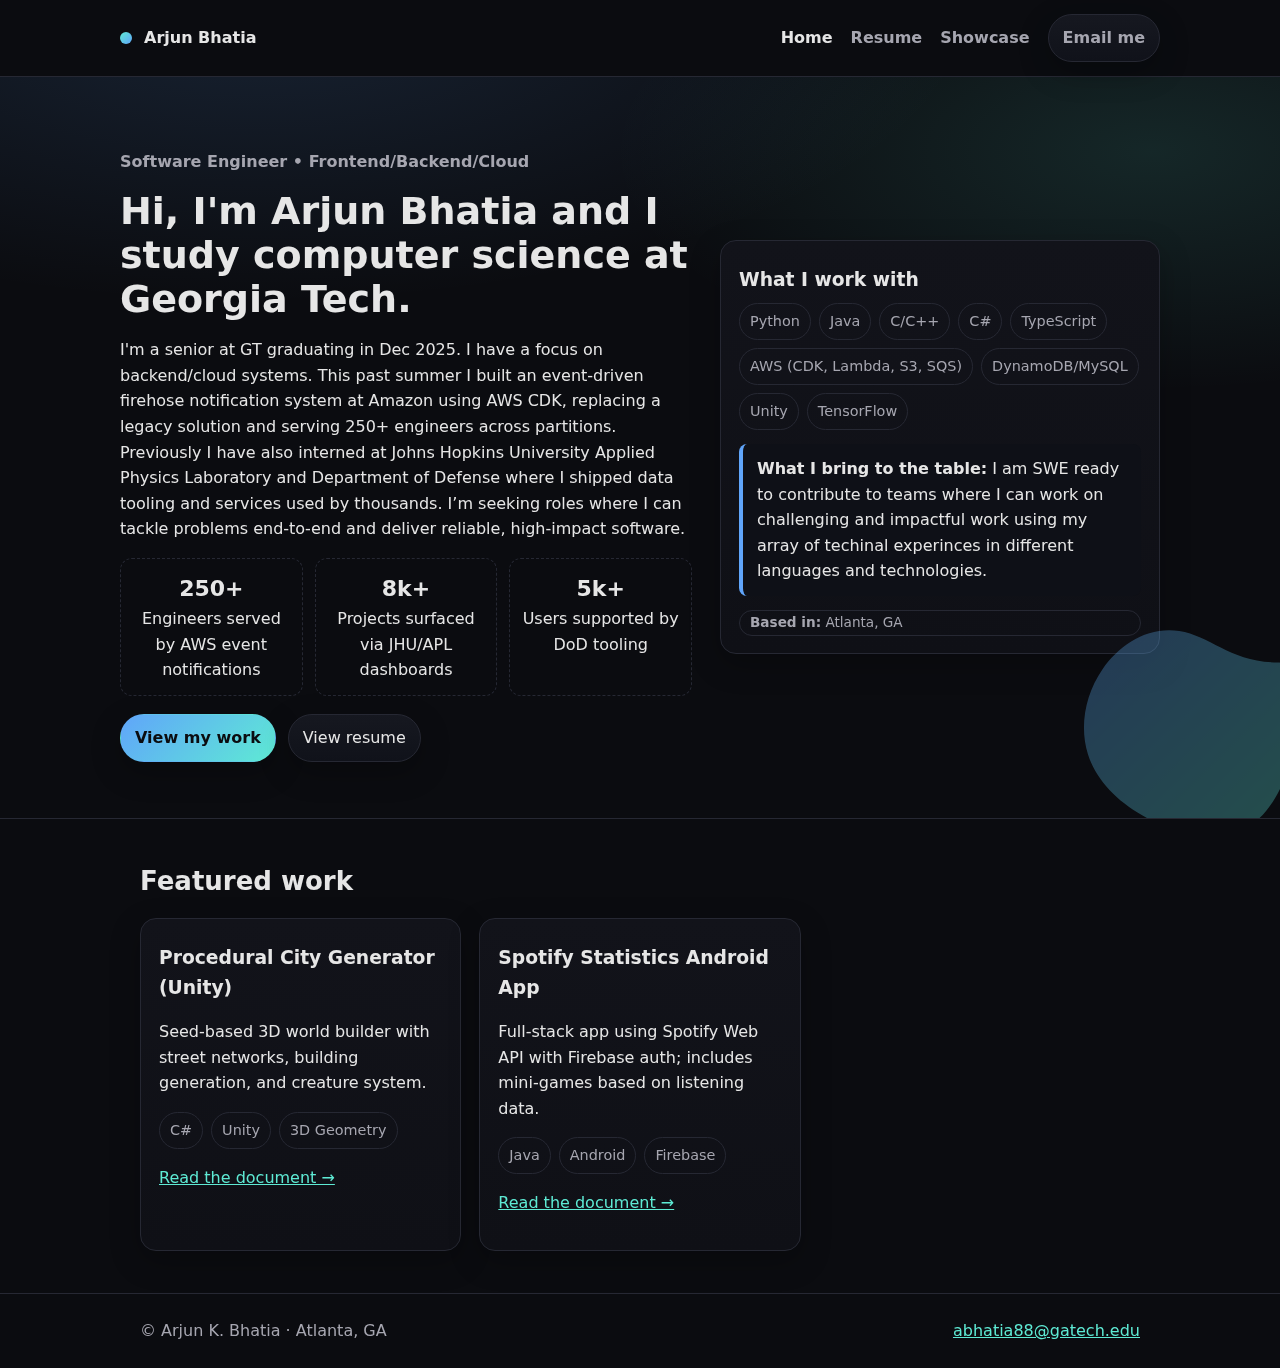
<file: portfolio-site/index.html>
<!DOCTYPE html>
<html lang="en">
<head>
  <meta charset="UTF-8" />
  <meta name="viewport" content="width=device-width, initial-scale=1" />
  <title>Arjun K. Bhatia — Portfolio</title>
  <meta name="description" content="Portfolio website for Arjun K. Bhatia: backend/cloud engineering and robotics/autonomy projects." />
  <link rel="preconnect" href="https://fonts.googleapis.com">
  <link rel="preconnect" href="https://fonts.gstatic.com" crossorigin>
  <link href="https://fonts.googleapis.com/css2?family=Inter:wght@400;600;800&display=swap" rel="stylesheet">
  <link rel="stylesheet" href="style.css" />
</head>
<body>
  <header class="nav">
    <div class="container nav-inner">
      <a class="nav-brand" href="index.html"><span class="dot"></span> Arjun Bhatia</a>
      <nav class="nav-links">
        <a class="active" href="index.html">Home</a>
        <a href="resume.html">Resume</a>
        <a href="projects.html">Showcase</a>
        <a class="btn" href="mailto:abhatia88@gatech.edu">Email me</a>
      </nav>
    </div>
  </header>

  <section class="hero">
    <div class="container hero-inner">
      <div>
        <p class="tagline">Software Engineer • Frontend/Backend/Cloud</p>
        <h1>Hi, I'm Arjun Bhatia and I study computer science at Georgia Tech.</h1>
        <p>I'm a senior at GT graduating in Dec 2025. I have a focus on backend/cloud systems. This past summer I built an event-driven firehose notification system at Amazon using AWS CDK, replacing a legacy solution and serving 250+ engineers across partitions. Previously I have also interned at Johns Hopkins University Applied Physics Laboratory and Department of Defense where I shipped data tooling and services used by thousands. I’m seeking roles where I can tackle problems end‑to‑end and deliver reliable, high‑impact software.</p>
        <div class="kpis">
          <div class="kpi"><div class="n">250+</div><div>Engineers served by AWS event notifications</div></div>
          <div class="kpi"><div class="n">8k+</div><div>Projects surfaced via JHU/APL dashboards</div></div>
          <div class="kpi"><div class="n">5k+</div><div>Users supported by DoD tooling</div></div>
        </div>
        <div style="margin-top:18px;display:flex;gap:12px;flex-wrap:wrap">
          <a class="btn primary" href="projects.html">View my work</a>
          <a class="btn" href="resume.html">View resume</a>
        </div>
      </div>
      <div class="card">
        <h3>What I work with</h3>
        <div class="badges" style="margin-top:8px">
          <span class="badge">Python</span>
          <span class="badge">Java</span>
          <span class="badge">C/C++</span>
          <span class="badge">C#</span>
          <span class="badge">TypeScript</span>
          <span class="badge">AWS (CDK, Lambda, S3, SQS)</span>
          <span class="badge">DynamoDB/MySQL</span>
          <span class="badge">Unity</span>
          <span class="badge">TensorFlow</span>
        </div>
        <blockquote class="tip">
          <strong>What I bring to the table:</strong> I am SWE ready to contribute to teams where I can work on challenging and impactful work using my array of techinal experinces in different languages and technologies. 
        </blockquote>
        <p class="tag"><strong>Based in:</strong> Atlanta, GA</p>
      </div>
    </div>
    <img class="hero-blob" src="assets/blob.svg" alt="" width="420" height="420"/>
  </section>

  <section class="section">
    <div class="container">
      <h2>Featured work</h2>
      <div class="grid cards">
        <article class="card">
          <h3>Procedural City Generator (Unity)</h3>
          <p>Seed‑based 3D world builder with street networks, building generation, and creature system.</p>
          <div class="badges"><span class="badge">C#</span><span class="badge">Unity</span><span class="badge">3D Geometry</span></div>
          <p><a href="docs/procedural-city.html">Read the document →</a></p>
        </article>
        <article class="card">
          <h3>Spotify Statistics Android App</h3>
          <p>Full‑stack app using Spotify Web API with Firebase auth; includes mini‑games based on listening data.</p>
          <div class="badges"><span class="badge">Java</span><span class="badge">Android</span><span class="badge">Firebase</span></div>
          <p><a href="docs/spotify-stats.html">Read the document →</a></p>
        </article>
      </div>
    </div>
  </section>

  <footer>
    <div class="container" style="display:flex;align-items:center;justify-content:space-between;gap:12px;flex-wrap:wrap">
      <div>© Arjun K. Bhatia · Atlanta, GA</div>
      <div class="links">
        <a href="mailto:abhatia88@gatech.edu">abhatia88@gatech.edu</a>
      </div>
    </div>
  </footer>

  <script src="script.js"></script>
</body>
</html>
</file>
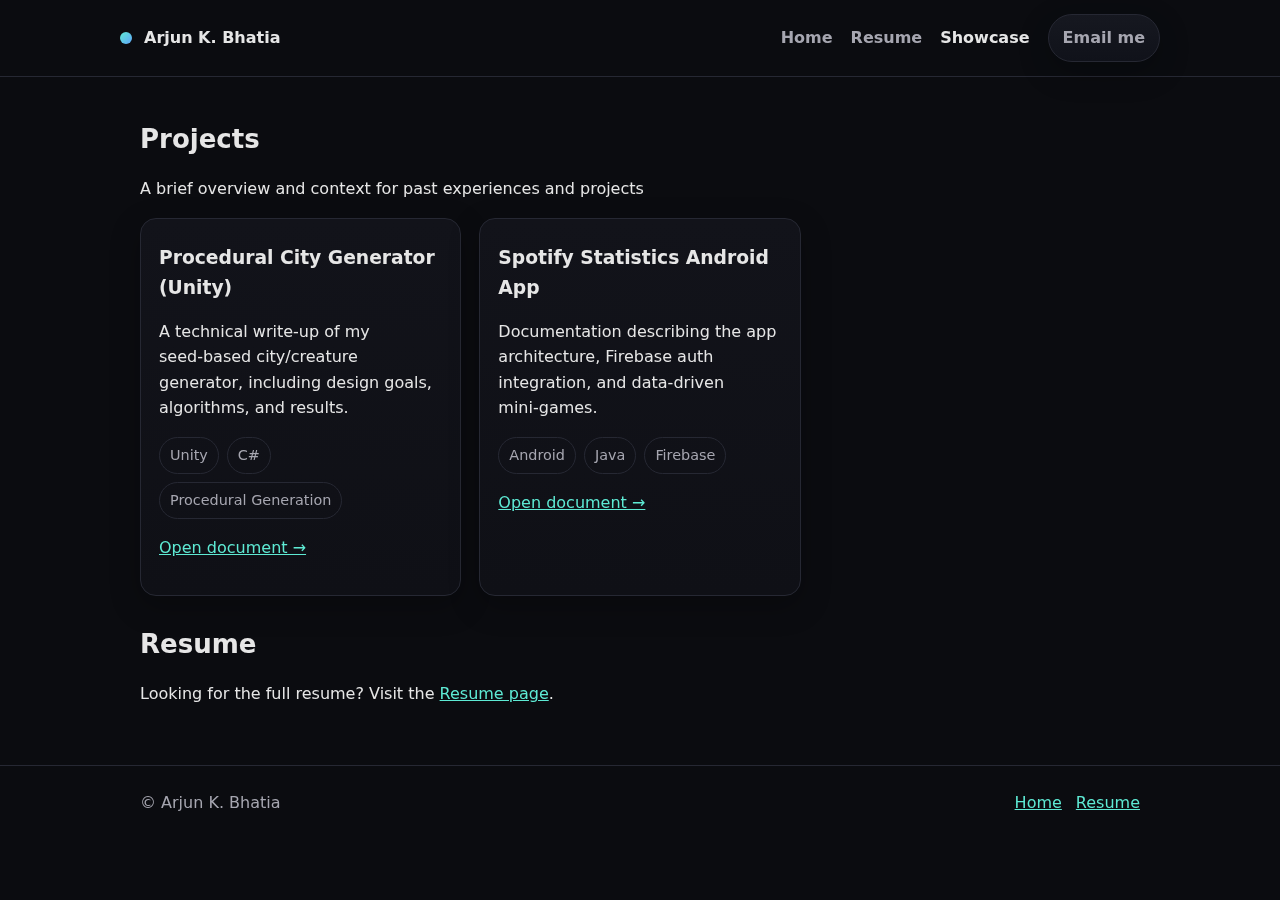
<file: portfolio-site/projects.html>
<!DOCTYPE html>
<html lang="en">
<head>
  <meta charset="UTF-8" />
  <meta name="viewport" content="width=device-width, initial-scale=1" />
  <title>Showcase — Arjun K. Bhatia</title>
  <link href="https://fonts.googleapis.com/css2?family=Inter:wght@400;600;800&display=swap" rel="stylesheet">
  <link rel="stylesheet" href="style.css" />
</head>
<body>
  <header class="nav">
    <div class="container nav-inner">
      <a class="nav-brand" href="index.html"><span class="dot"></span> Arjun K. Bhatia</a>
      <nav class="nav-links">
        <a href="index.html">Home</a>
        <a href="resume.html">Resume</a>
        <a class="active" href="projects.html">Showcase</a>
        <a class="btn" href="mailto:abhatia88@gatech.edu">Email me</a>
      </nav>
    </div>
  </header>

  <main class="section">
    <div class="container">
      <h2>Projects</h2>
      <p>A brief overview and context for past experiences and projects</p>

      <div class="grid cards">
        <article class="card">
          <h3>Procedural City Generator (Unity)</h3>
          <p>A technical write‑up of my seed‑based city/creature generator, including design goals, algorithms, and results.</p>
          <div class="badges"><span class="badge">Unity</span><span class="badge">C#</span><span class="badge">Procedural Generation</span></div>
          <p><a href="docs/procedural-city.html">Open document →</a></p>
        </article>

        <article class="card">
          <h3>Spotify Statistics Android App</h3>
          <p>Documentation describing the app architecture, Firebase auth integration, and data‑driven mini‑games.</p>
          <div class="badges"><span class="badge">Android</span><span class="badge">Java</span><span class="badge">Firebase</span></div>
          <p><a href="docs/spotify-stats.html">Open document →</a></p>
        </article>
      </div>

      <h2 style="margin-top:28px">Resume</h2>
      <p>Looking for the full resume? Visit the <a href="resume.html">Resume page</a>.</p>
    </div>
  </main>

  <footer>
    <div class="container" style="display:flex;align-items:center;justify-content:space-between;gap:12px;flex-wrap:wrap">
      <div>© Arjun K. Bhatia</div>
      <div class="links">
        <a href="index.html">Home</a>
        <a href="resume.html">Resume</a>
      </div>
    </div>
  </footer>
</body>
</html>
</file>
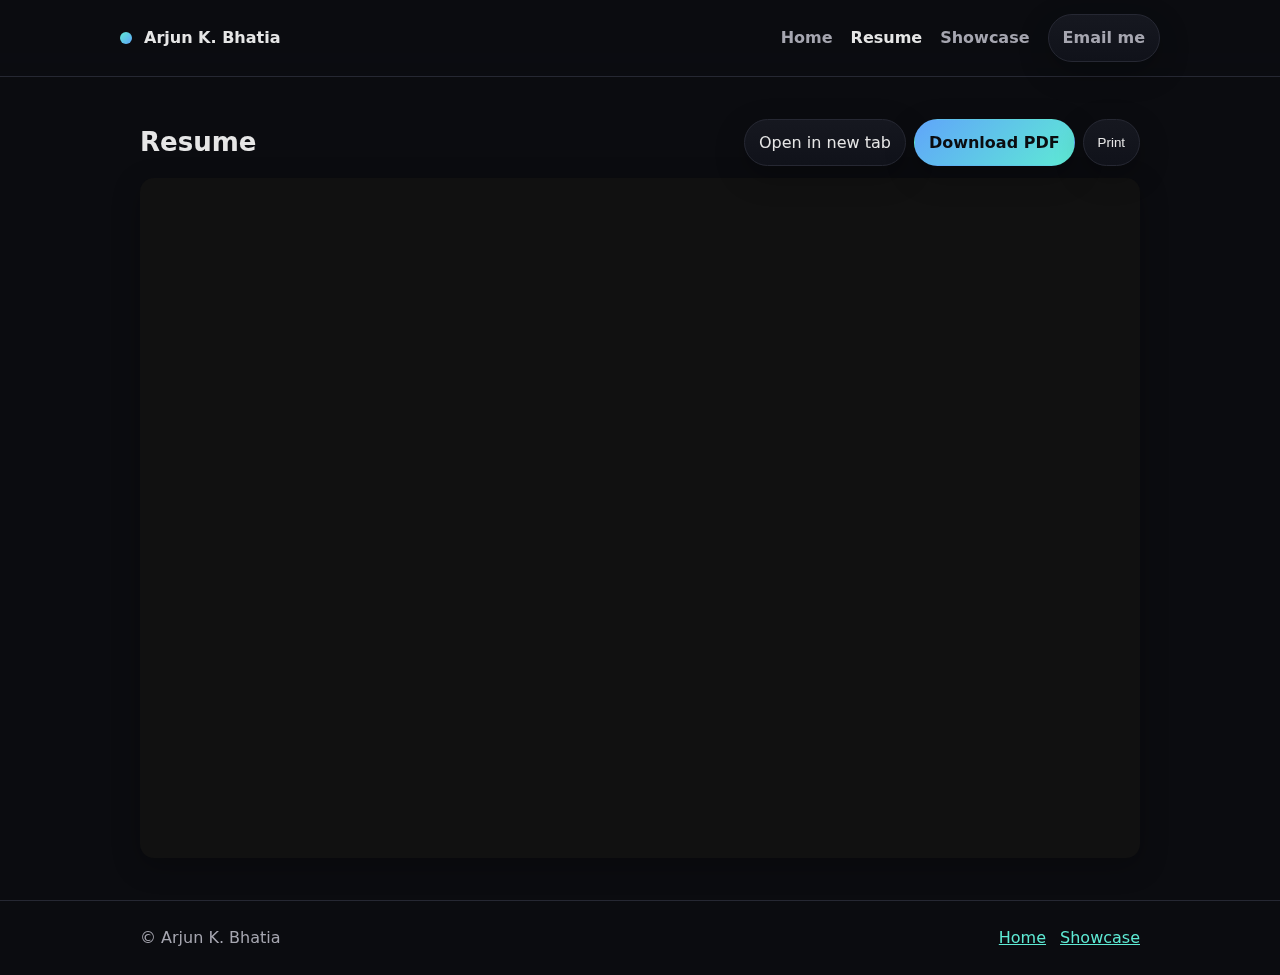
<file: portfolio-site/resume.html>
<!DOCTYPE html>
<html lang="en">
<head>
  <meta charset="UTF-8" />
  <meta name="viewport" content="width=device-width, initial-scale=1" />
  <title>Resume — Arjun K. Bhatia</title>
  <link href="https://fonts.googleapis.com/css2?family=Inter:wght@400;600;800&display=swap" rel="stylesheet">
  <link rel="stylesheet" href="style.css" />
</head>
<body>
  <header class="nav">
    <div class="container nav-inner">
      <a class="nav-brand" href="index.html"><span class="dot"></span> Arjun K. Bhatia</a>
      <nav class="nav-links">
        <a href="index.html">Home</a>
        <a class="active" href="resume.html">Resume</a>
        <a href="projects.html">Showcase</a>
        <a class="btn" href="mailto:abhatia88@gatech.edu">Email me</a>
      </nav>
    </div>
  </header>

  <main class="section resume-viewer">
  <div class="container">
    <div class="pdf-toolbar">
      <h2 class="pdf-title">Resume</h2>
      <div class="pdf-actions">
        <a class="btn" href="assets/Arjun_Bhatia_Resume.pdf" target="_blank" rel="noopener">Open in new tab</a>
        <a class="btn primary" href="assets/Arjun_Bhatia_Resume.pdf" download>Download PDF</a>
        <button class="btn" onclick="window.print()">Print</button>
      </div>
    </div>

    <!-- Primary embed -->
    <div class="pdf-frame">
      <object
        data="assets/Arjun_Bhatia_Resume.pdf#view=FitH"
        type="application/pdf"
        aria-label="Arjun K. Bhatia Resume PDF"
      >
        <!-- Fallback if PDF can't be embedded -->
        <iframe
          src="assets/Arjun_Bhatia_Resume.pdf#view=FitH"
          title="Arjun K. Bhatia Resume PDF"
        ></iframe>
        <p>
          Your browser can’t display embedded PDFs.
          <a href="assets/Arjun_Bhatia_Resume.pdf" target="_blank" rel="noopener">Open the Resume</a>
          or use the download button above.
        </p>
      </object>
    </div>
  </div>
</main>


  <footer>
    <div class="container" style="display:flex;align-items:center;justify-content:space-between;gap:12px;flex-wrap:wrap">
      <div>© Arjun K. Bhatia</div>
      <div class="links">
        <a href="index.html">Home</a>
        <a href="projects.html">Showcase</a>
      </div>
    </div>
  </footer>
</body>
</html>
</file>
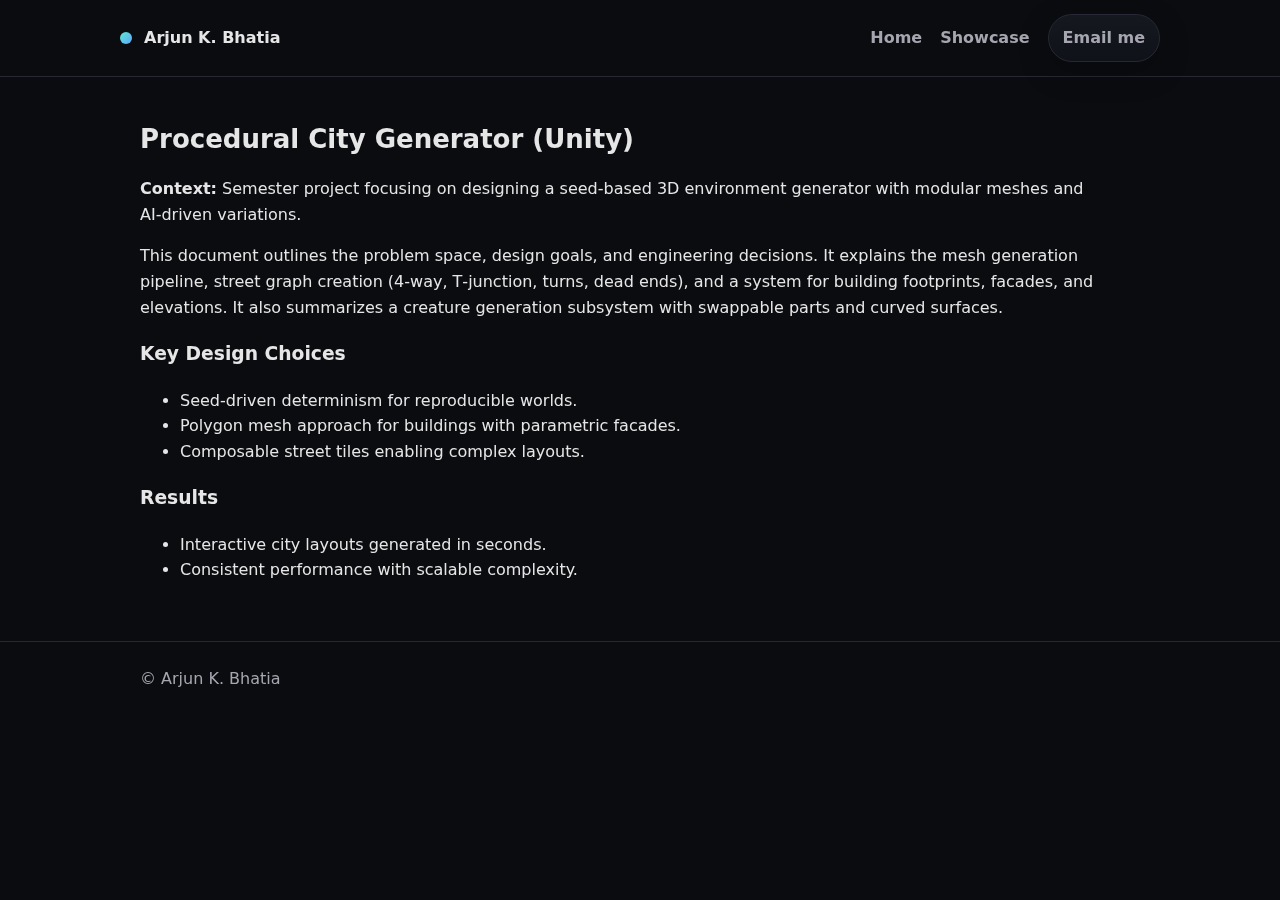
<file: portfolio-site/docs/procedural-city.html>
<!DOCTYPE html>
<html lang="en">
<head>
  <meta charset="UTF-8" />
  <meta name="viewport" content="width=device-width, initial-scale=1" />
  <title>Document: Procedural City Generator</title>
  <link href="../style.css" rel="stylesheet" />
</head>
<body>
  <header class="nav">
    <div class="container nav-inner">
      <a class="nav-brand" href="../index.html"><span class="dot"></span> Arjun K. Bhatia</a>
      <nav class="nav-links">
        <a href="../index.html">Home</a>
        <a href="../projects.html">Showcase</a>
        <a class="btn" href="mailto:abhatia88@gatech.edu">Email me</a>
      </nav>
    </div>
  </header>

  <main class="section">
    <div class="container">
      <h2>Procedural City Generator (Unity)</h2>
      <p><strong>Context:</strong> Semester project focusing on designing a seed‑based 3D environment generator with modular meshes and AI‑driven variations.</p>
      <p>This document outlines the problem space, design goals, and engineering decisions. It explains the mesh generation pipeline, street graph creation (4‑way, T‑junction, turns, dead ends), and a system for building footprints, facades, and elevations. It also summarizes a creature generation subsystem with swappable parts and curved surfaces.</p>
      <h3>Key Design Choices</h3>
      <ul>
        <li>Seed‑driven determinism for reproducible worlds.</li>
        <li>Polygon mesh approach for buildings with parametric facades.</li>
        <li>Composable street tiles enabling complex layouts.</li>
      </ul>
      <h3>Results</h3>
      <ul>
        <li>Interactive city layouts generated in seconds.</li>
        <li>Consistent performance with scalable complexity.</li>
      </ul>
    </div>
  </main>

  <footer>
    <div class="container">© Arjun K. Bhatia</div>
  </footer>
</body>
</html>
</file>
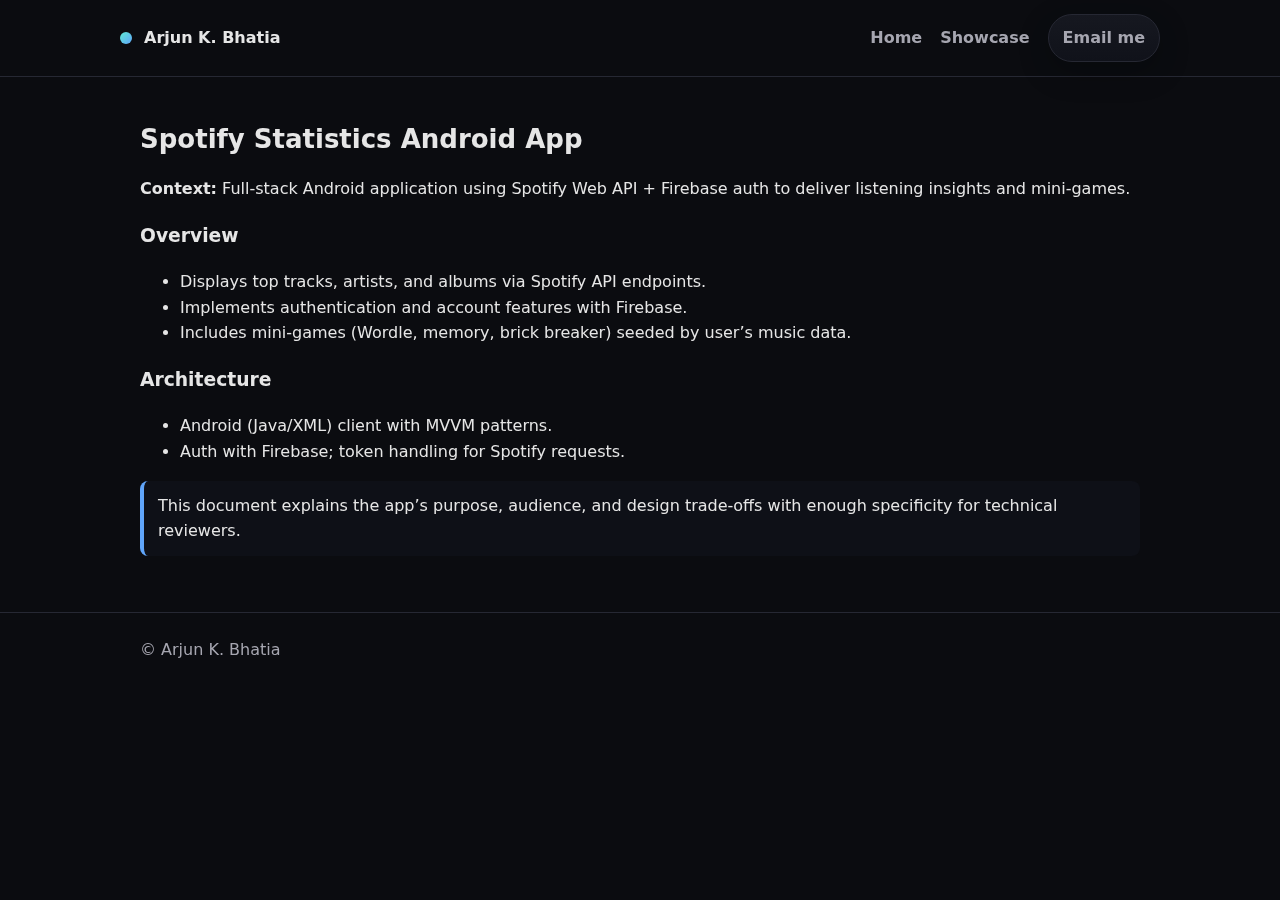
<file: portfolio-site/docs/spotify-stats.html>
<!DOCTYPE html>
<html lang="en">
<head>
  <meta charset="UTF-8" />
  <meta name="viewport" content="width=device-width, initial-scale=1" />
  <title>Document: Spotify Statistics Android App</title>
  <link href="../style.css" rel="stylesheet" />
</head>
<body>
  <header class="nav">
    <div class="container nav-inner">
      <a class="nav-brand" href="../index.html"><span class="dot"></span> Arjun K. Bhatia</a>
      <nav class="nav-links">
        <a href="../index.html">Home</a>
        <a href="../projects.html">Showcase</a>
        <a class="btn" href="mailto:abhatia88@gatech.edu">Email me</a>
      </nav>
    </div>
  </header>

  <main class="section">
    <div class="container">
      <h2>Spotify Statistics Android App</h2>
      <p><strong>Context:</strong> Full‑stack Android application using Spotify Web API + Firebase auth to deliver listening insights and mini‑games.</p>
      <h3>Overview</h3>
      <ul>
        <li>Displays top tracks, artists, and albums via Spotify API endpoints.</li>
        <li>Implements authentication and account features with Firebase.</li>
        <li>Includes mini‑games (Wordle, memory, brick breaker) seeded by user’s music data.</li>
      </ul>
      <h3>Architecture</h3>
      <ul>
        <li>Android (Java/XML) client with MVVM patterns.</li>
        <li>Auth with Firebase; token handling for Spotify requests.</li>
      </ul>
      <blockquote class="tip">This document explains the app’s purpose, audience, and design trade‑offs with enough specificity for technical reviewers.</blockquote>
    </div>
  </main>

  <footer>
    <div class="container">© Arjun K. Bhatia</div>
  </footer>
</body>
</html>
</file>
<file: portfolio-site/style.css>
/* Basic modern, accessible styling for a clean portfolio on GitHub Pages */
:root{
  --bg: #0b0c10;
  --panel: #121318;
  --text: #e6e6e6;
  --muted: #a6a6b0;
  --brand: #5eead4;       /* teal */
  --brand-2:#60a5fa;      /* blue */
  --accent:#fcd34d;       /* amber */
  --border: #262833;
  --maxw: 1040px;
  --radius: 16px;
  --shadow: 0 10px 30px rgba(0,0,0,.25);
}
*{box-sizing:border-box}
html,body{margin:0;padding:0;background:var(--bg);color:var(--text);font-family:ui-sans-serif,system-ui,Segoe UI,Roboto,Inter,Helvetica,Arial,sans-serif;line-height:1.6}
a{color:var(--brand)} a:hover{opacity:.9}
.container{max-width:var(--maxw);margin:0 auto;padding:0 20px}
header.nav{
  position:sticky;top:0;background:rgba(11,12,16,.8);backdrop-filter:saturate(180%) blur(10px);
  border-bottom:1px solid var(--border);z-index:50
}
.nav-inner{display:flex;align-items:center;justify-content:space-between;padding:14px 0}
.nav-brand{display:flex;gap:12px;align-items:center;text-decoration:none;color:var(--text);font-weight:700}
.nav-brand .dot{width:12px;height:12px;border-radius:999px;background:linear-gradient(135deg,var(--brand),var(--brand-2))}
.nav-links{display:flex;gap:18px;align-items:center}
.nav-links a{color:var(--muted);text-decoration:none;font-weight:600}
.nav-links a.active,.nav-links a:hover{color:var(--text)}
.btn{
  display:inline-flex;align-items:center;gap:10px;border:1px solid var(--border);padding:10px 14px;border-radius:999px;
  text-decoration:none;color:var(--text);background:linear-gradient(180deg,#161820,#10121a);box-shadow:var(--shadow);
}
.btn:hover{transform:translateY(-1px)}
.btn.primary{border-color:transparent;background:linear-gradient(135deg,var(--brand-2),var(--brand));color:#0b0c10;font-weight:800}
.hero{
  position:relative;overflow:hidden;border-bottom:1px solid var(--border);
  background: radial-gradient(1200px 500px at 20% -10%, rgba(96,165,250,.15), transparent 60%),
              radial-gradient(900px 400px at 90% 10%, rgba(94,234,212,.12), transparent 60%);
}
.hero-inner{display:grid;grid-template-columns:1.3fr 1fr;gap:28px;align-items:center;padding:56px 0}
.hero h1{font-size:38px;line-height:1.15;margin:6px 0 10px}
.hero .tagline{color:var(--muted);font-weight:600;margin-bottom:16px}
.hero .card{
  background:linear-gradient(180deg,#12131a,#0f1016);border:1px solid var(--border);border-radius:var(--radius);
  padding:18px 18px 4px;box-shadow:var(--shadow)
}
.kpis{display:grid;grid-template-columns:repeat(3,1fr);gap:12px;margin-top:16px}
.kpi{border:1px dashed var(--border);border-radius:12px;padding:12px;text-align:center}
.kpi .n{font-size:22px;font-weight:800}
.grid{display:grid;gap:18px}
.grid.cards{grid-template-columns:repeat(auto-fill,minmax(280px,1fr))}
.card{
  background:linear-gradient(180deg,#12131a,#0f1016);border:1px solid var(--border);border-radius:var(--radius);padding:18px;box-shadow:var(--shadow)
}
.card h3{margin:6px 0 6px}
.badges{display:flex;gap:8px;flex-wrap:wrap}
.badge{border:1px solid var(--border);border-radius:999px;padding:6px 10px;color:var(--muted);font-size:.9rem}
.section{padding:42px 0}
.section h2{font-size:26px;margin:0 0 16px}
footer{border-top:1px solid var(--border);padding:24px 0;color:var(--muted)}
footer .links{display:flex;gap:14px;flex-wrap:wrap}
.resume-section h3{margin:18px 0 8px}
.resume-section .row{display:grid;grid-template-columns:1fr auto;gap:12px}
.resume-section ul{margin:8px 0 18px}
.tag{font-size:.85rem;color:var(--muted);padding:1px 10px;border:1px solid var(--border);border-radius:999px}
blockquote.tip{margin:14px 0;padding:12px 14px;border-left:4px solid var(--brand-2);background:#0e1017;border-radius:8px}
.hero-blob{position:absolute;right:-120px;bottom:-120px;opacity:.3}
@media (max-width: 900px){
  .hero-inner{grid-template-columns:1fr}
  .kpis{grid-template-columns:repeat(3,1fr)}
}
.image img {
  border-radius: 50%;
  object-fit: cover;
  width: 260px;
  height: 260px;
  box-shadow: 0 6px 16px rgba(0,0,0,0.15);
  border: 4px solid #fff;
}
.image {
  display: flex;
  align-items: center;
  justify-content: center;
  margin: 0 40px;
}
/* Resume PDF viewer */
.resume-viewer .pdf-toolbar {
  display: flex;
  align-items: center;
  justify-content: space-between;
  gap: 12px;
  margin-bottom: 12px;
  flex-wrap: wrap;
}
.resume-viewer .pdf-title { margin: 0; }
.resume-viewer .pdf-actions { display: flex; gap: 8px; flex-wrap: wrap; }

.resume-viewer .pdf-frame {
  width: 100%;
  height: calc(100vh - 220px); /* fits viewport under header/footer; tweak if needed */
  background: #111;
  border-radius: 14px;
  overflow: hidden;
  box-shadow: 0 8px 28px rgba(0,0,0,0.25);
}

/* object and iframe fill the frame */
.resume-viewer object,
.resume-viewer iframe {
  display: block;
  width: 100%;
  height: 100%;
  border: 0;
}

/* Print: just print the PDF page cleanly */
@media print {
  header, footer, .pdf-toolbar { display: none !important; }
  .resume-viewer .pdf-frame { height: auto; box-shadow: none; border-radius: 0; }
}

.doc-layout {
  display: grid;
  grid-template-columns: 1fr min(35vw, 420px);
  gap: 2rem;
  align-items: start;
}

.doc-media {
  margin: 0;
  text-align: center;
}
.doc-media img {
  width: 100%;
  height: auto;
  border-radius: 12px;
  box-shadow: 0 10px 30px rgba(0,0,0,.1);
  display: block;
}
.doc-media figcaption {
  font-size: .9rem;
  color: #666;
  margin-top: .5rem;
}

/* Stack on small screens */
@media (max-width: 900px) {
  .doc-layout {
    grid-template-columns: 1fr;
  }
}

.row-split {
  display: flex;
  gap: 2rem;
  align-items: flex-start;
}
.row-copy { flex: 1 1 0; min-width: 0; }
.side-media {
  margin: 0;
  flex: 0 0 min(36vw, 420px);
  text-align: center;
}
.side-media img {
  width: 100%;
  height: auto;
  display: block;
  border-radius: 12px;
  box-shadow: 0 10px 30px rgba(0,0,0,.1);
}
.side-media figcaption {
  font-size: .9rem;
  color: #666;
  margin-top: .5rem;
}

/* Stack on small screens */
@media (max-width: 900px) {
  .row-split { flex-direction: column; }
  .side-media { flex-basis: auto; }
}
</file>
